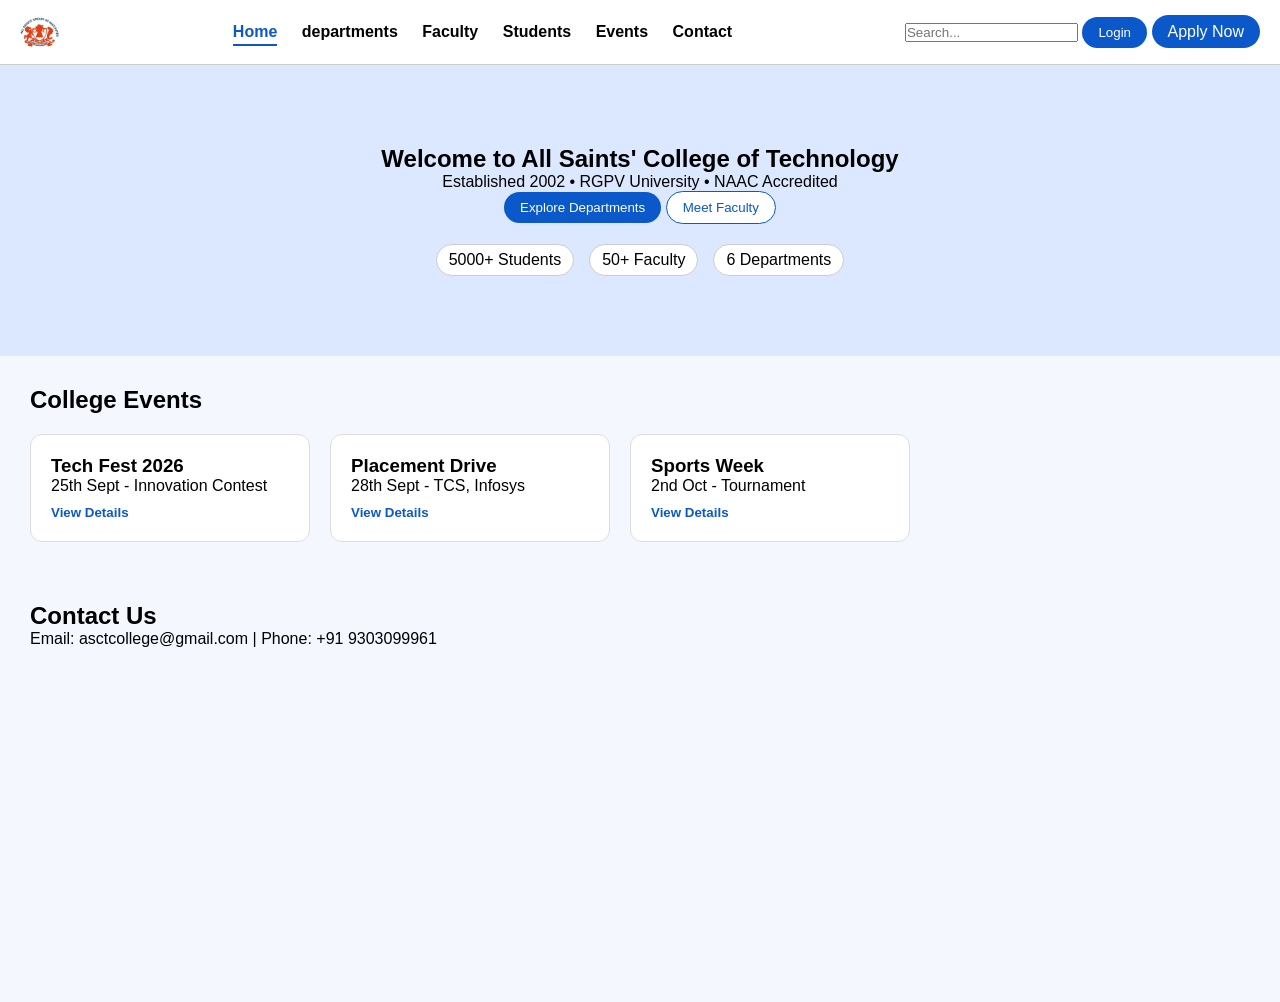
<file: index.html>
<!DOCTYPE html>
<html lang="en">

<head>
    <meta charset="UTF-8">
    <meta name="viewport" content="width=device-width, initial-scale=1.0">
    <meta http-equiv="X-UA-Compatible" content="ie=edge">
    <title>ASCT College | Home</title>
    <link rel="stylesheet" href="style.css">
</head>

<body>
    <nav class="navbar">
        <div class="logo">
            <img src="Images/logo.jfif" alt="ASCT College">
        </div>

        <div class="nav-links">
            <a href="index.html" class="active">Home</a>
            <a href="departments.html">departments</a>
            <a href="faculty.html">Faculty</a>
            <a href="students.html">Students</a>
            <a href="#events">Events</a>
            <a href="#contact">Contact</a>
        </div>

        <div class="nav-right">
            <input type="text" id="globalSearch" placeholder="Search...">
            <button class="btn-blue" onclick="openLogin()">Login</button>
            <a href="students.html" class="btn-blue">Apply Now</a>
        </div>
    </nav>

    <section class="hero">
        <h1>Welcome to All Saints' College of Technology</h1>
        <p>Established 2002 • RGPV University • NAAC Accredited</p>

        <div class="hero-btns">
            <a href="departments.html"><button class="btn-blue">Explore Departments</button></a>
            <a href="faculty.html"><button class="btn-white">Meet Faculty</button></a>
        </div>

        <div class="stats">
            <span>5000+ Students</span>
            <span>50+ Faculty</span>
            <span>6 Departments</span>
        </div>
    </section>

    <section class="section" id="events">
        <h2>College Events</h2>
        <div class="cards">
            <div class="card">
                <h3>Tech Fest 2026</h3>
                <p>25th Sept - Innovation Contest</p>
                <button onclick="showEvent('Tech Fest details...')">View Details</button>
            </div>
            <div class="card">
                <h3>Placement Drive</h3>
                <p>28th Sept - TCS, Infosys</p><button onclick="showEvent('Placement details...')">View Details</button>
            </div>
            <div class="card">
                <h3>Sports Week</h3>
                <p>2nd Oct - Tournament</p><button onclick="showEvent('Sports details...')">View Details</button>
            </div>
        </div>
    </section>

    <section class="section" id="contact">
        <h2>Contact Us</h2>
        <p>Email: asctcollege@gmail.com | Phone: +91 9303099961</p>
        <div class="map">
            <iframe src="https://www.google.com/maps/embed?pb=!1m18!1m12!1m3!1d14657.686215880847!2d77.32975777360613!3d23.300459063671134!2m3!1f0!2f0!3f0!3m2!1i1024!2i768!4f13.1!3m3!1m2!1s0x397c67e3db5fe3e3%3A0xe07da674ecc374c!2sAll%20Saints'%20College%20Of%20Technology!5e0!3m2!1sen!2sin!4v1790148980359!5m2!1sen!2sin" width="100%" height="300" style="border:0; border-radius:10px;" allowfullscreen="" loading="lazy"></iframe>
        </div>
    </section>

    <div id="loginModal" class="modal">
        <div class="modal-content">
            <span class="close" onclick="closeLogin()">&times;</span>
            <h2>Login</h2>
            <input type="text" id="loginEmail" placeholder="Email">
            <input type="password" placeholder="Password">
            <button class="btn-blue" onclick="doLogin()">Login</button>
            <p>Don't have account? <a href="students.html">Register Now</a></p>
        </div>
    </div>

    <script src="script.js"></script>
</body>

</html>
</file>
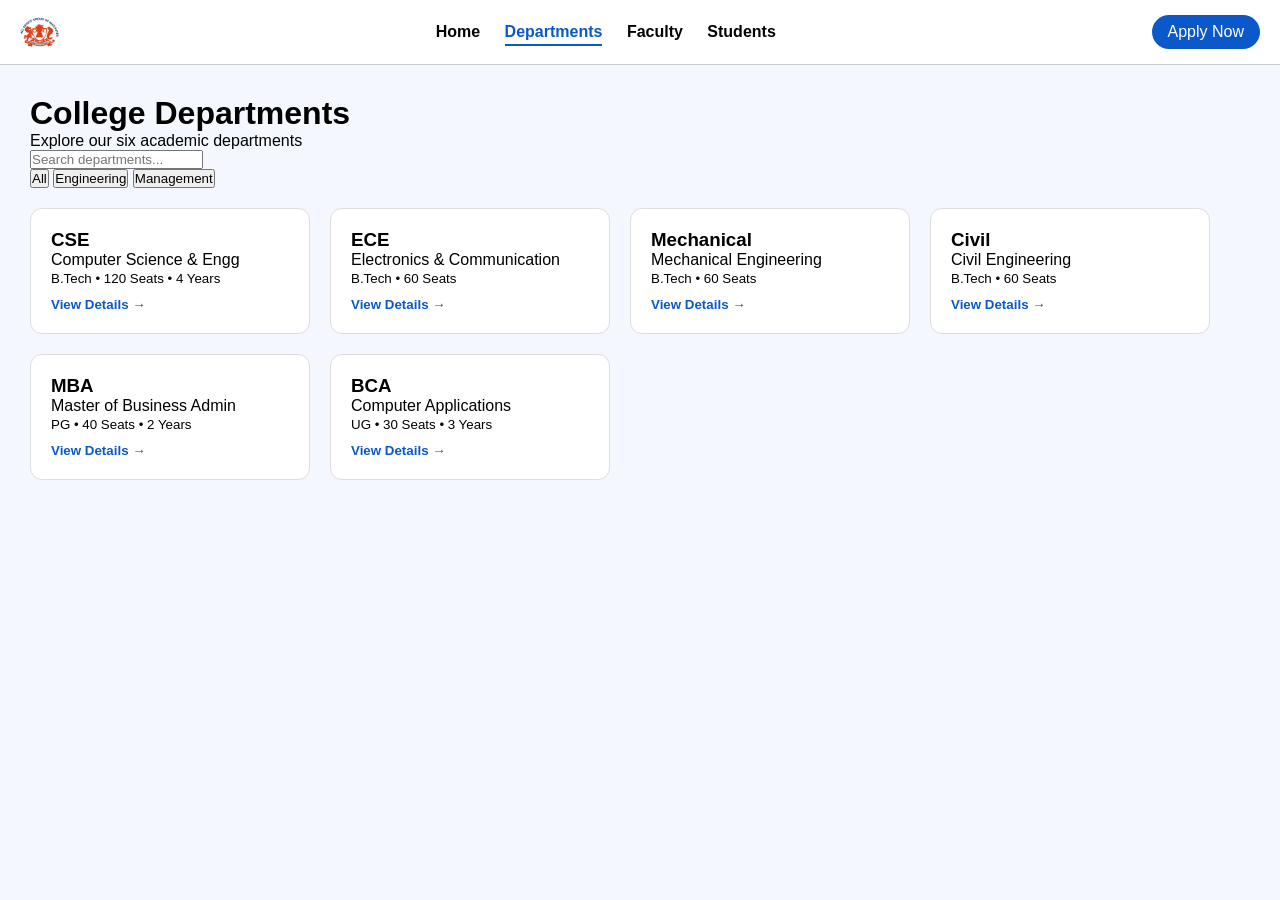
<file: departments.html>
<!DOCTYPE html>
<html>

<head>
    <meta charset="UTF-8">
    <meta name="viewport" content="width=device-width">
    <meta http-equiv="X-UA-Compatible" content="ie=edge">
    <title>Departments</title>
    <link rel="stylesheet" href="style.css">
</head>

<body>
    <nav class="navbar">
        <div class="logo">
            <img src="Images/logo.jfif" alt="ASCT College">
        </div>
        <div class="nav-links">
            <a href="index.html">Home</a>
            <a href="departments.html" class="active">Departments</a>
            <a href="faculty.html">Faculty</a>
            <a href="students.html">Students</a>
        </div>
        <a href="students.html" class="btn-blue">Apply Now</a>
    </nav>

    <div class="section">
        <h1>College Departments</h1>
        <p>Explore our six academic departments</p>
        <input type="text" id="deptSearch" placeholder="Search departments..." onkeyup="searchDept()">
        <div class="filters">
            <button onclick="filterDept('All')">All</button>
            <button onclick="filterDept('Engineering')">Engineering</button>
            <button onclick="filterDept('Management')">Management</button>
        </div>
        <div class="cards" id="deptList">
            <div class="card" data-type="Engineering">
                <h3>CSE</h3>
                <p>Computer Science & Engg</p>
                <small>B.Tech • 120 Seats • 4 Years</small>
                <br>
                <button onclick="viewDept('CSE - AI, Data Science, Software Dev')">View Details →</button>
            </div>
            <div class="card" data-type="Engineering">
                <h3>ECE</h3>
                <p>Electronics & Communication</p>
                <small>B.Tech • 60 Seats</small>
                <br>
                <button onclick="viewDept('ECE - VLSI, IoT')">View Details →</button>
            </div>
            <div class="card" data-type="Engineering">
                <h3>Mechanical</h3>
                <p>Mechanical Engineering</p>
                <small>B.Tech • 60 Seats</small>
                <br>
                <button onclick="viewDept('Mechanical - Thermodynamics')">View Details →</button>
            </div>
            <div class="card" data-type="Engineering">
                <h3>Civil</h3>
                <p>Civil Engineering</p>
                <small>B.Tech • 60 Seats</small>
                <br>
                <button onclick="viewDept('Civil - Structural')">View Details →</button>
            </div>
            <div class="card" data-type="Management">
                <h3>MBA</h3>
                <p>Master of Business Admin</p>
                <small>PG • 40 Seats • 2 Years</small>
                <br>
                <button onclick="viewDept('MBA - Finance, Marketing')">View Details →</button>
            </div>
            <div class="card" data-type="Management">
                <h3>BCA</h3>
                <p>Computer Applications</p>
                <small>UG • 30 Seats • 3 Years</small>
                <br>
                <button onclick="viewDept('BCA - Programming, Web Dev')">View Details →</button>
            </div>
        </div>
    </div>

    <div id="deptModal" class="modal">
        <div class="modal-content">
            <span class="close" onclick="closeModal('deptModal')">&times;</span>
            <h2 id="deptTitle"></h2>
            <p id="deptDesc"></p>
            <button class="btn-blue" onclick="location.href='students.html'">Apply Now</button>
            <button class="btn-white" onclick="downloadDept()">Download Brochure</button>
        </div>
    </div>
    
    <script src="script.js"></script>
</body>

</html>
</file>
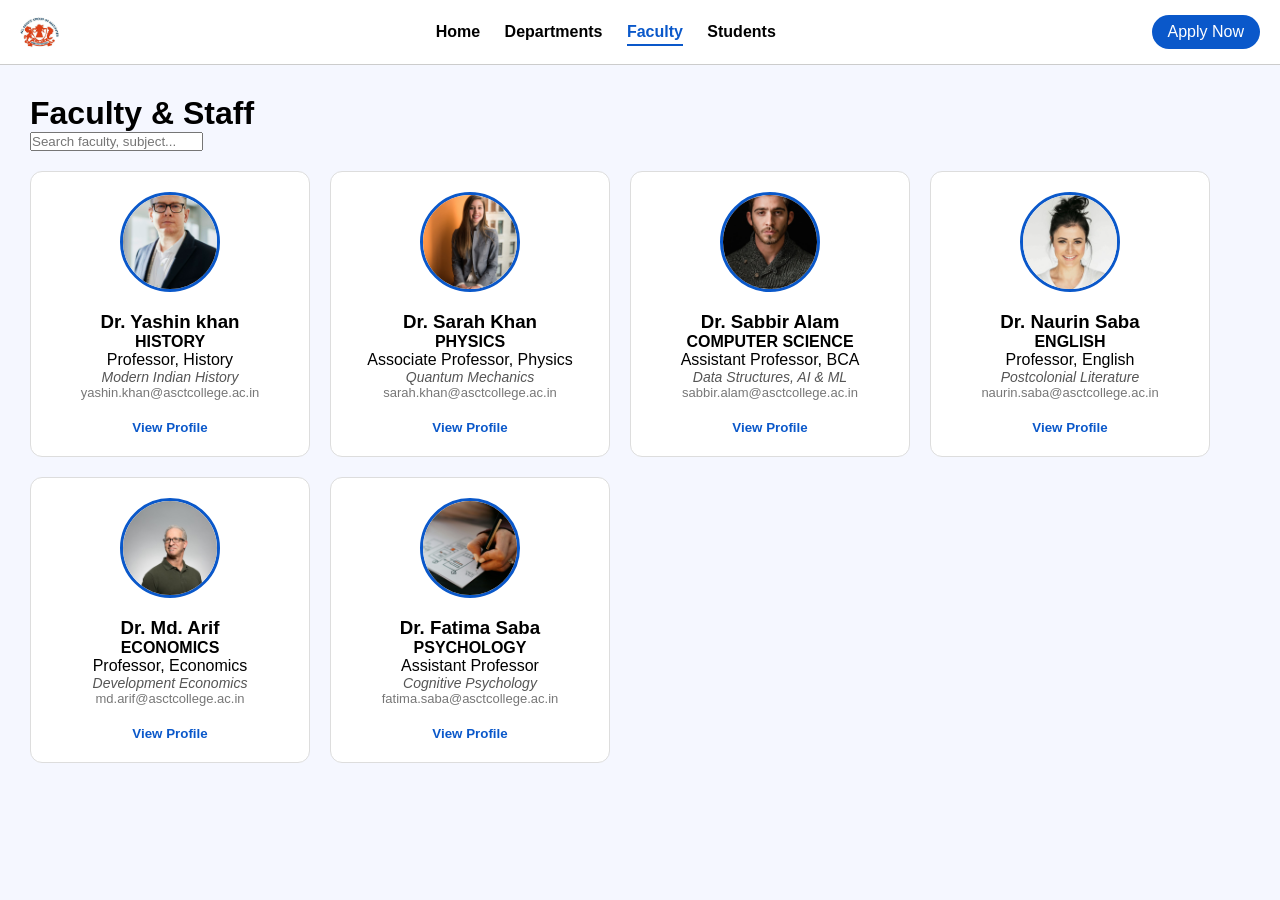
<file: faculty.html>
<!DOCTYPE html>
<html>

<head>
    <meta charset="UTF-8">
    <meta name="viewport" content="width=device-width">
    <meta http-equiv="X-UA-Compatible" content="ie=edge">
    <title>Faculty</title>
    <link rel="stylesheet" href="style.css">
</head>

<body>
    <nav class="navbar">
        <div class="logo">
            <img src="Images/logo.jfif" alt="ASCT College">
        </div>
        <div class="nav-links">
            <a href="index.html">Home</a>
            <a href="departments.html">Departments</a>
            <a href="faculty.html" class="active">Faculty</a>
            <a href="students.html">Students</a>
        </div>
        <a href="students.html" class="btn-blue">Apply Now</a>
    </nav>
    <div class="section">
        <h1>Faculty & Staff</h1>
        <input type="text" id="facultySearch" placeholder="Search faculty, subject..." onkeyup="searchFaculty()">
        <div class="cards" id="facultyList"></div>
    </div>
    <div id="facModal" class="modal">
        <div class="modal-content">
            <span class="close" onclick="closeModal('facModal')">&times;</span>
            <h2 id="fName"></h2>
            <p id="fDept"></p>
            <p id="fEmail"></p>
            <button class="btn-white" onclick="downloadProfile()">Download Profile</button>
        </div>
    </div>
    
    <script src="script.js"></script>
</body>

</html>
</file>
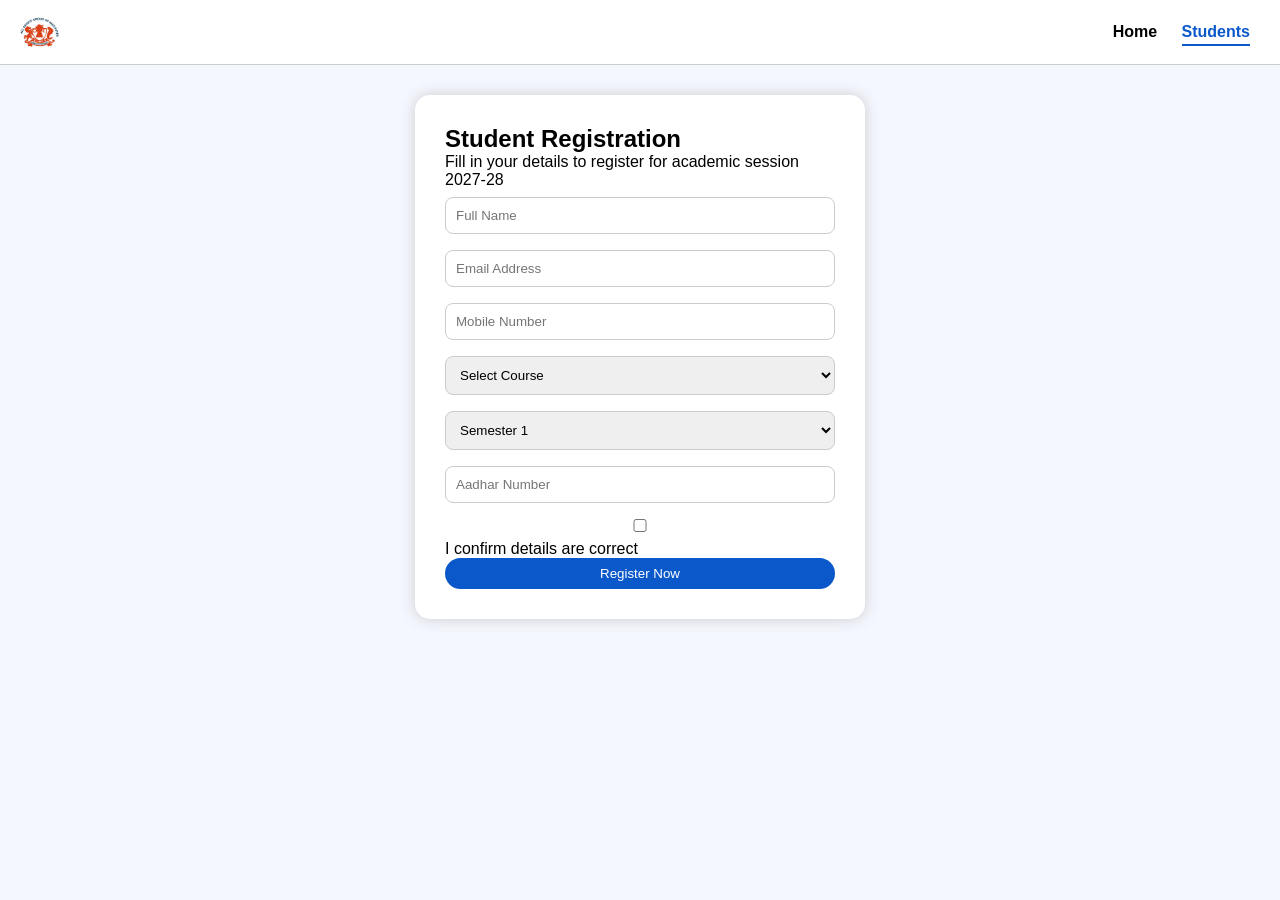
<file: students.html>
<!DOCTYPE html>
<html>

<head>
    <meta charset="UTF-8">
    <meta name="viewport" content="width=device-width">
    <meta http-equiv="X-UA-Compatible" content="ie=edge">
    <title>Student Portal</title>
    <link rel="stylesheet" href="style.css">
</head>

<body>
    <nav class="navbar">
        <div class="logo">
            <img src="Images/logo.jfif" alt="ASCT College">
        </div>
        <div class="nav-links">
            <a href="index.html">Home</a>
            <a href="students.html" class="active">Students</a>
        </div>
    </nav>

    <div class="form-page">
        <div class="form-box">
            <h2>Student Registration</h2>
            <p>Fill in your details to register for academic session 2027-28</p>
            <form id="regForm">
                <input type="text" id="fullName" placeholder="Full Name" required>
                <input type="email" id="email" placeholder="Email Address" required>
                <input type="number" id="mobile" placeholder="Mobile Number" required>
                <select id="course" required>
                    <option value="">Select Course</option>
                    <option>B.A. - History (Hons.)</option>
                    <option>B.Tech CSE</option>
                    <option>BCA</option>
                    <option>MBA</option>
                </select>
                <select id="sem" required>
                    <option>Semester 1</option>
                    <option>Semester 2</option>
                    <option>Semester 3</option>
                    <option>Semester 4</option>
                    <option>Semester 5</option>
                    <option>Semester 6</option>
                    <option>Semester 7</option>
                    <option>Semester 8</option>
                </select>
                <input type="text" id="aadhar" placeholder="Aadhar Number" required>
                <label><input type="checkbox" required> I confirm details are correct</label>
                <button type="submit" class="btn-blue full">Register Now</button>
            </form>
        </div>
    </div>
    
    <script src="script.js"></script>
</body>

</html>
</file>
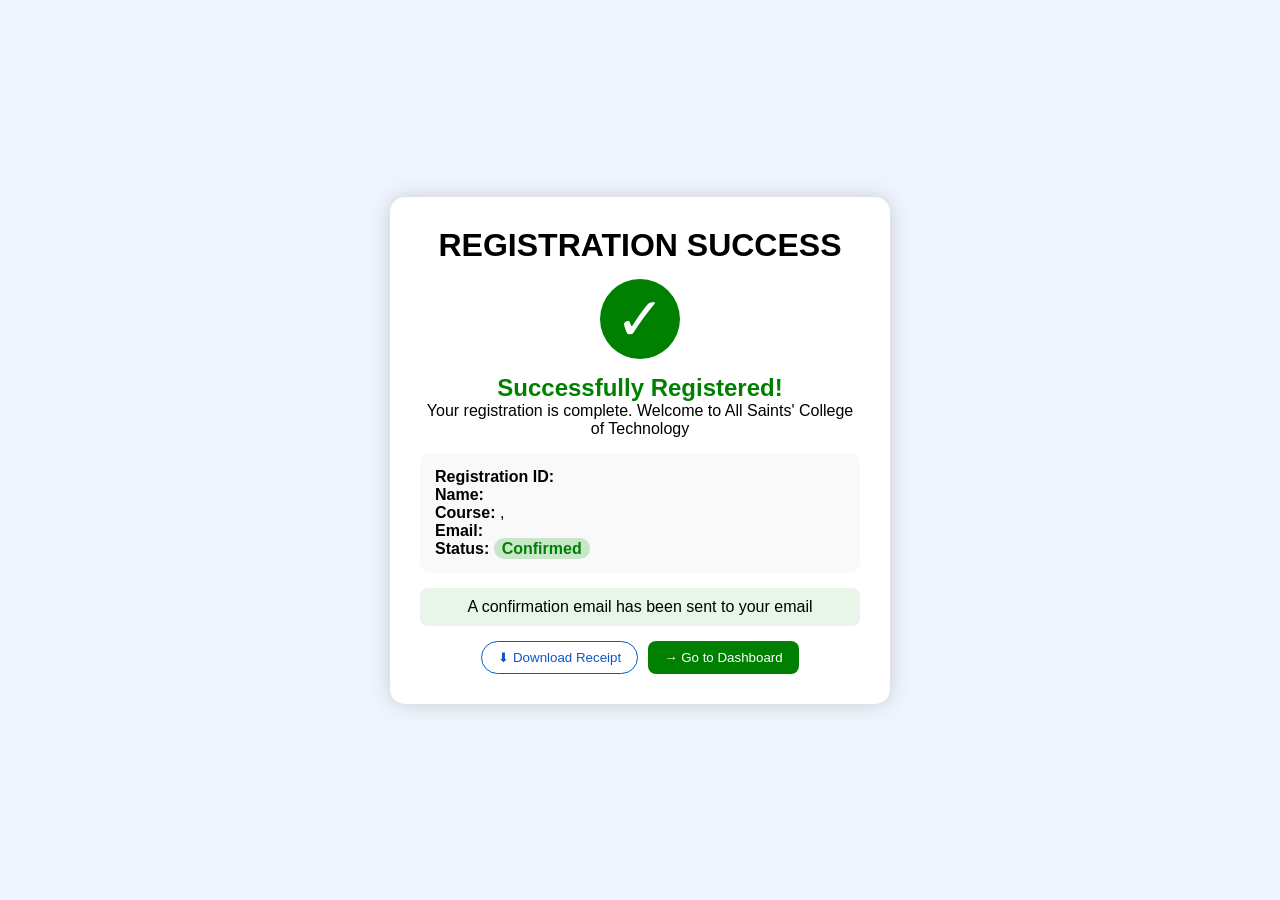
<file: success.html>
<!DOCTYPE html>
<html>

<head>
    <meta charset="UTF-8">
    <meta name="viewport" content="width=device-width">
    <meta http-equiv="X-UA-Compatible" content="ie=edge">
    <title>Success</title>
    <link rel="stylesheet" href="style.css">
</head>

<body>
    <div class="success-page">
        <div class="success-card">
            <h1>REGISTRATION SUCCESS</h1>
            <div class="tick">✓</div>
            <h2 style="color:green;">Successfully Registered!</h2>
            <p>Your registration is complete. Welcome to All Saints' College of Technology</p>
            <div class="details" id="successDetails"></div>
            <p style="background:#e8f5e9; padding:10px; border-radius:8px;">A confirmation email has been sent to your email</p>

            <div class="success-btns">
                <button class="btn-white" onclick="downloadReceipt()">⬇ Download Receipt</button>
                <button class="btn-green" onclick="location.href='index.html'">→ Go to Dashboard</button>
            </div>
        </div>
    </div>

    <script src="script.js"></script>
    <script>loadSuccess();</script>
</body>

</html>
</file>
<file: style.css>
* {
    margin: 0;
    padding: 0;
    box-sizing: border-box;
    font-family: Arial;
}

body {
    background: #f5f7ff;
}

.navbar {
    background: white;
    padding: 12px 20px;
    display: flex;
    justify-content: space-between;
    align-items: center;
    border-bottom: 1px solid #ccc;
    position: sticky;
    top: 0;
    z-index: 10;
}

.logo {
    font-weight: bold;
    font-size: 20px;
    display: flex;
    align-items: center;
    gap: 8px;
}

.logo img {
    width: 40px;
    height: 40px;
    border-radius: 50%;
    object-fit: contain;
}

.nav-links a {
    margin: 0 10px;
    text-decoration: none;
    color: black;
    font-weight: bold;
    cursor: pointer;
}

.nav-links a.active {
    color: #0a58ca;
    border-bottom: 2px solid #0a58ca;
    padding-bottom: 4px;
}

.btn-blue, .nav-right a, a.btn-blue {
    background: #0a58ca;
    color: white;
    border: none;
    padding: 8px 16px;
    border-radius: 20px;
    cursor: pointer;
    border-bottom: none !important;
    text-decoration: none !important;
}

.btn-white {
    background: white;
    border: 1px solid #0a58ca;
    color: #0a58ca;
    padding: 8px 16px;
    border-radius: 20px;
    cursor: pointer;
}

.btn-green {
    background: green;
    color: white;
    border: none;
    padding: 8px 16px;
    border-radius: 8px;
    cursor: pointer;
}

.hero {
    background: #dbe8ff;
    text-align: center;
    padding: 80px 20px;
}

.stats {
    display: flex;
    gap: 15px;
    justify-content: center;
    margin-top: 20px;
    flex-wrap: wrap;
}

.stats span {
    background: white;
    padding: 6px 12px;
    border-radius: 20px;
    border: 1px solid #ccc;
}

.section {
    padding: 30px;
}

.cards {
    display: flex;
    gap: 20px;
    flex-wrap: wrap;
    margin-top: 20px;
}

.card {
    background: white;
    border: 1px solid #ddd;
    padding: 20px;
    width: 280px;
    border-radius: 12px;
}

.card button {
    margin-top: 10px;
    color: #0a58ca;
    background: none;
    border: none;
    cursor: pointer;
    font-weight: bold;
}

.form-page {
    display: flex;
    justify-content: center;
    padding: 30px;
}

.form-box {
    background: white;
    padding: 30px;
    width: 450px;
    border-radius: 15px;
    box-shadow: 0 0 15px #ccc;
}

.form-box input,
.form-box select {
    width: 100%;
    padding: 10px;
    margin: 8px 0;
    border: 1px solid #ccc;
    border-radius: 8px;
}

.full {
    width: 100%;
}

.success-page {
    display: flex;
    justify-content: center;
    align-items: center;
    min-height: 100vh;
    background: #eef5ff;
}

.success-card {
    background: white;
    padding: 30px;
    border-radius: 15px;
    text-align: center;
    width: 500px;
    box-shadow: 0 0 20px #ccc;
}

.tick {
    font-size: 60px;
    color: white;
    background: green;
    width: 80px;
    height: 80px;
    border-radius: 50%;
    display: flex;
    align-items: center;
    justify-content: center;
    margin: 15px auto;
}

.details {
    text-align: left;
    background: #f9f9f9;
    padding: 15px;
    border-radius: 10px;
    margin: 15px 0;
}

.success-btns {
    display: flex;
    gap: 10px;
    justify-content: center;
    margin-top: 15px;
}

.map {
    margin-top: 20px;
}

.modal {
    display: none;
    position: fixed;
    top: 0;
    left: 0;
    width: 100%;
    height: 100%;
    background: rgba(0, 0, 0, 0.5);
    justify-content: center;
    align-items: center;
}

.modal.active {
    display: flex;
}

.modal-content {
    background: white;
    padding: 25px;
    border-radius: 12px;
    width: 400px;
    position: relative;
}

.close {
    position: absolute;
    right: 15px;
    top: 10px;
    cursor: pointer;
    font-size: 22px;
}

.footer {
    background: #0a2a6b;
    color: white;
    text-align: center;
    padding: 15px;
    margin-top: 30px;
}

@media(max-width:768px) {
    .navbar {
        flex-direction: column;
        gap: 10px;
    }

    .cards {
        justify-content: center;
    }

    .form-box {
        width: 100%;
    }

    .success-card {
        width: 90%;
    }
}
</file>
